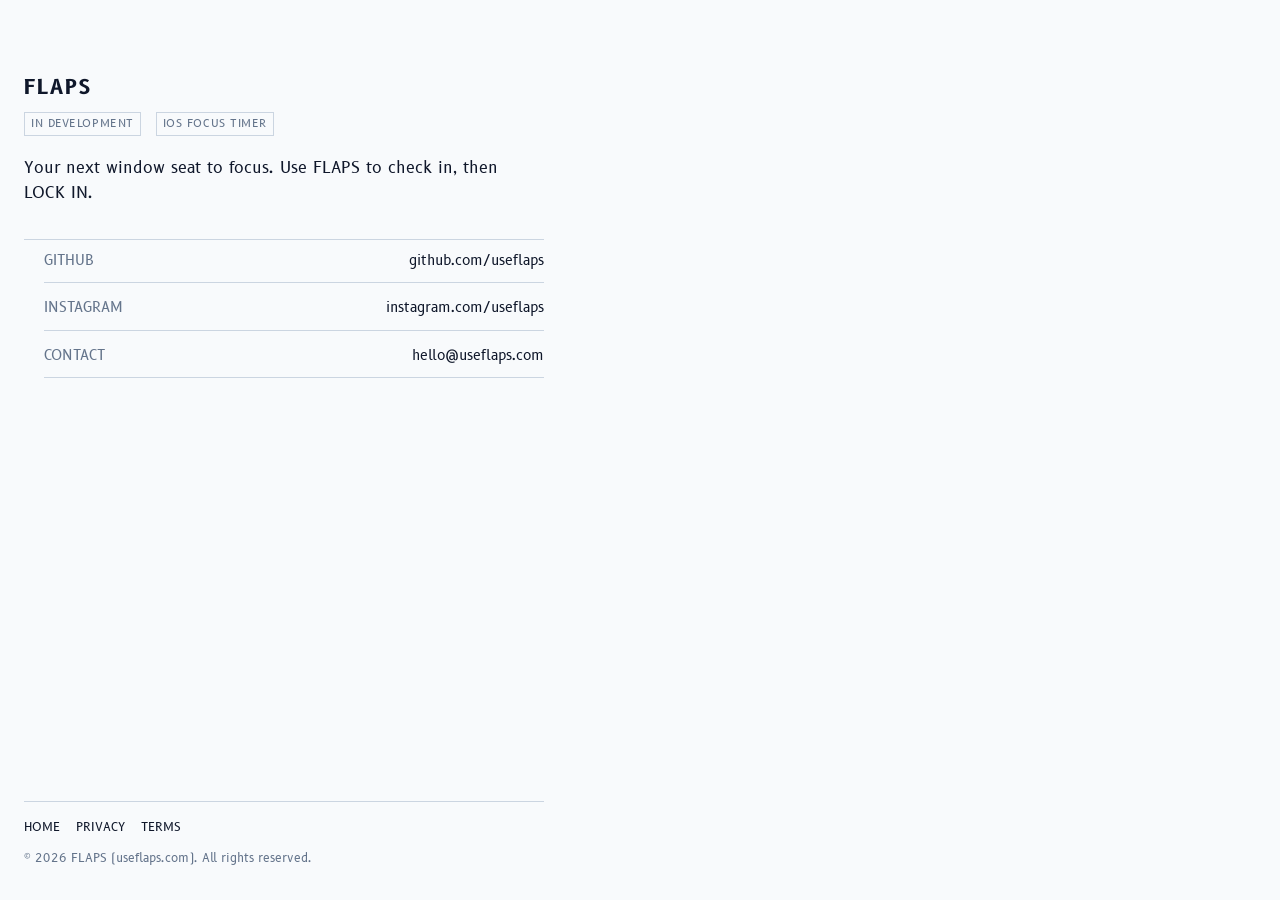
<file: index.html>
<!DOCTYPE html>
<html lang="en">
<head>
  <meta charset="UTF-8">
  <meta name="viewport" content="width=device-width, initial-scale=1.0">
  <title>FLAPS | Use Flaps Focus Timer</title>
  <meta name="description" content="FLAPS, also known as Use Flaps, is an iOS focus timer app. Check in, then LOCK IN.">
  <meta name="application-name" content="FLAPS">
  <meta name="robots" content="index, follow">
  <link rel="canonical" href="https://useflaps.com/">
  
  <meta property="og:type" content="website">
  <meta property="og:url" content="https://useflaps.com/">
  <meta property="og:title" content="FLAPS | Use Flaps Focus Timer">
  <meta property="og:description" content="Check in, then lock in with FLAPS, also known as Use Flaps, a focus timer app for iOS.">
  <meta property="og:site_name" content="FLAPS">
  
  <meta name="twitter:card" content="summary">
  <meta name="twitter:title" content="FLAPS | Use Flaps Focus Timer">
  <meta name="twitter:description" content="Check in, then lock in with FLAPS, also known as Use Flaps, a focus timer app for iOS.">
  
  <meta name="theme-color" content="#0a0f1d" media="(prefers-color-scheme: dark)">
  <meta name="theme-color" content="#f8fafc" media="(prefers-color-scheme: light)">

  <link rel="icon" href="favicon.svg" type="image/svg+xml">
  <link rel="stylesheet" href="style.css">

  <script type="application/ld+json">
  {
    "@context": "https://schema.org",
    "@graph": [
      {
        "@type": "WebSite",
        "@id": "https://useflaps.com/#website",
        "url": "https://useflaps.com/",
        "name": "FLAPS",
        "alternateName": "Use Flaps",
        "description": "FLAPS is an iOS focus timer app."
      },
      {
        "@type": "SoftwareApplication",
        "@id": "https://useflaps.com/#application",
        "name": "FLAPS",
        "alternateName": "Use Flaps",
        "url": "https://useflaps.com/",
        "applicationCategory": "ProductivityApplication",
        "operatingSystem": "iOS",
        "description": "An iOS focus timer app for checking in and locking in."
      }
    ]
  }
  </script>
</head>
<body class="home-page">

  <main>
    <header>
      <h1>FLAPS</h1>
      <div class="badge">In Development</div> &nbsp  <div class="badge">iOS Focus Timer</div>

      <p class="desc">Your next window seat to focus. Use FLAPS to check in, then LOCK IN.</p>
    </header>

    <ul class="links">
      <li>
        <span>GITHUB</span>
        <a href="https://github.com/useflaps" target="_blank" rel="noopener noreferrer">github.com/useflaps</a>
      </li>
      <li>
        <span>INSTAGRAM</span>
        <a href="https://instagram.com/useflaps" target="_blank" rel="noopener noreferrer">instagram.com/useflaps</a>
      </li>
      <li>
        <span>CONTACT</span>
        <a href="mailto:hello@useflaps.com">hello@useflaps.com</a>
      </li>
    </ul>
  </main>

  <footer>
    <nav aria-label="Site navigation">
      <a href="/">HOME</a>
      <a href="/privacy.html">PRIVACY</a>
      <a href="/terms.html">TERMS</a>
    </nav>
    &copy; 2026 FLAPS (useflaps.com). All rights reserved.
  </footer>

</body>
</html>
</file>
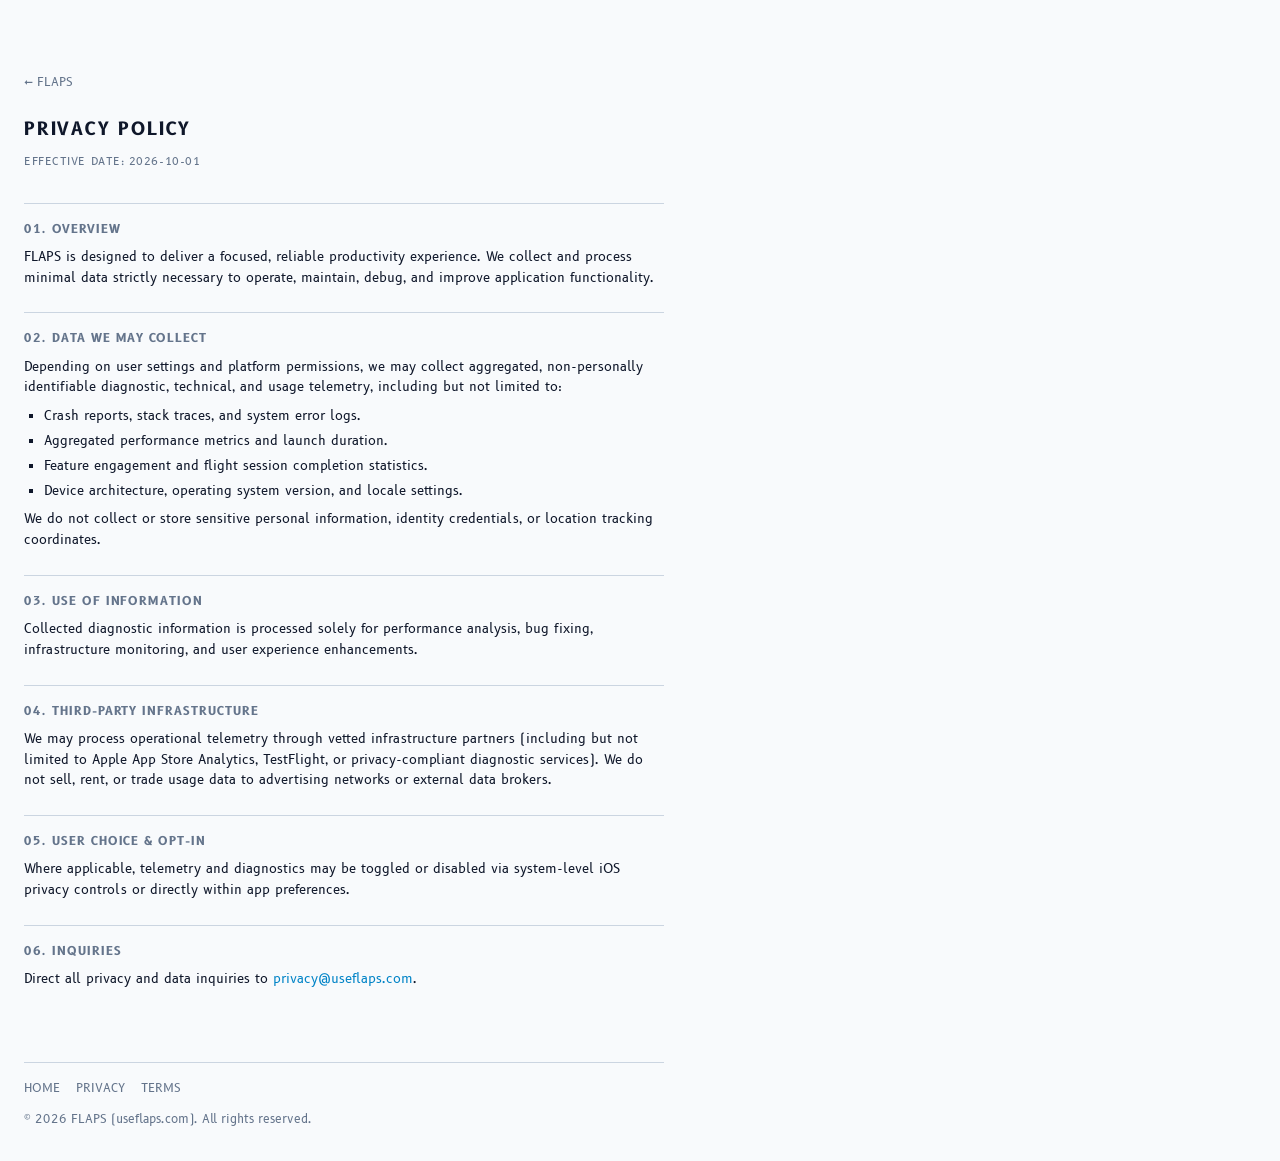
<file: privacy.html>
<!DOCTYPE html>
<html lang="en">
<head>
  <meta charset="UTF-8">
  <meta name="viewport" content="width=device-width, initial-scale=1.0">
  <title>Privacy Policy — FLAPS</title>
  <meta name="description" content="Privacy policy for FLAPS iOS application and website.">
  <meta name="robots" content="index, follow">
  <link rel="canonical" href="https://useflaps.com/privacy.html">

  <meta name="theme-color" content="#0a0f1d" media="(prefers-color-scheme: dark)">
  <meta name="theme-color" content="#f8fafc" media="(prefers-color-scheme: light)">

  <link rel="icon" href="favicon.svg" type="image/svg+xml">
  <link rel="stylesheet" href="style.css">
</head>
<body class="privacy-page">

  <main>
    <a href="/" class="nav-back">&larr; FLAPS</a>
    
    <h1>PRIVACY POLICY</h1>
    <div class="meta">EFFECTIVE DATE: 2026-10-01</div>

    <section>
      <h2>01. OVERVIEW</h2>
      <p>FLAPS is designed to deliver a focused, reliable productivity experience. We collect and process minimal data strictly necessary to operate, maintain, debug, and improve application functionality.</p>
    </section>

    <section>
      <h2>02. DATA WE MAY COLLECT</h2>
      <p>Depending on user settings and platform permissions, we may collect aggregated, non-personally identifiable diagnostic, technical, and usage telemetry, including but not limited to:</p>
      <ul>
        <li>Crash reports, stack traces, and system error logs.</li>
        <li>Aggregated performance metrics and launch duration.</li>
        <li>Feature engagement and flight session completion statistics.</li>
        <li>Device architecture, operating system version, and locale settings.</li>
      </ul>
      <p>We do not collect or store sensitive personal information, identity credentials, or location tracking coordinates.</p>
    </section>

    <section>
      <h2>03. USE OF INFORMATION</h2>
      <p>Collected diagnostic information is processed solely for performance analysis, bug fixing, infrastructure monitoring, and user experience enhancements.</p>
    </section>

    <section>
      <h2>04. THIRD-PARTY INFRASTRUCTURE</h2>
      <p>We may process operational telemetry through vetted infrastructure partners (including but not limited to Apple App Store Analytics, TestFlight, or privacy-compliant diagnostic services). We do not sell, rent, or trade usage data to advertising networks or external data brokers.</p>
    </section>

    <section>
      <h2>05. USER CHOICE & OPT-IN</h2>
      <p>Where applicable, telemetry and diagnostics may be toggled or disabled via system-level iOS privacy controls or directly within app preferences.</p>
    </section>

    <section>
    <h2>06. INQUIRIES</h2>
    <p>Direct all privacy and data inquiries to <a href="mailto:privacy@useflaps.com">privacy@useflaps.com</a>.</p>
    </section>
  </main>

  <footer>
    <nav aria-label="Site navigation">
      <a href="/">HOME</a>
      <a href="/privacy.html">PRIVACY</a>
      <a href="/terms.html">TERMS</a>
    </nav>
    &copy; 2026 FLAPS (useflaps.com). All rights reserved.
  </footer>

</body>
</html>
</file>
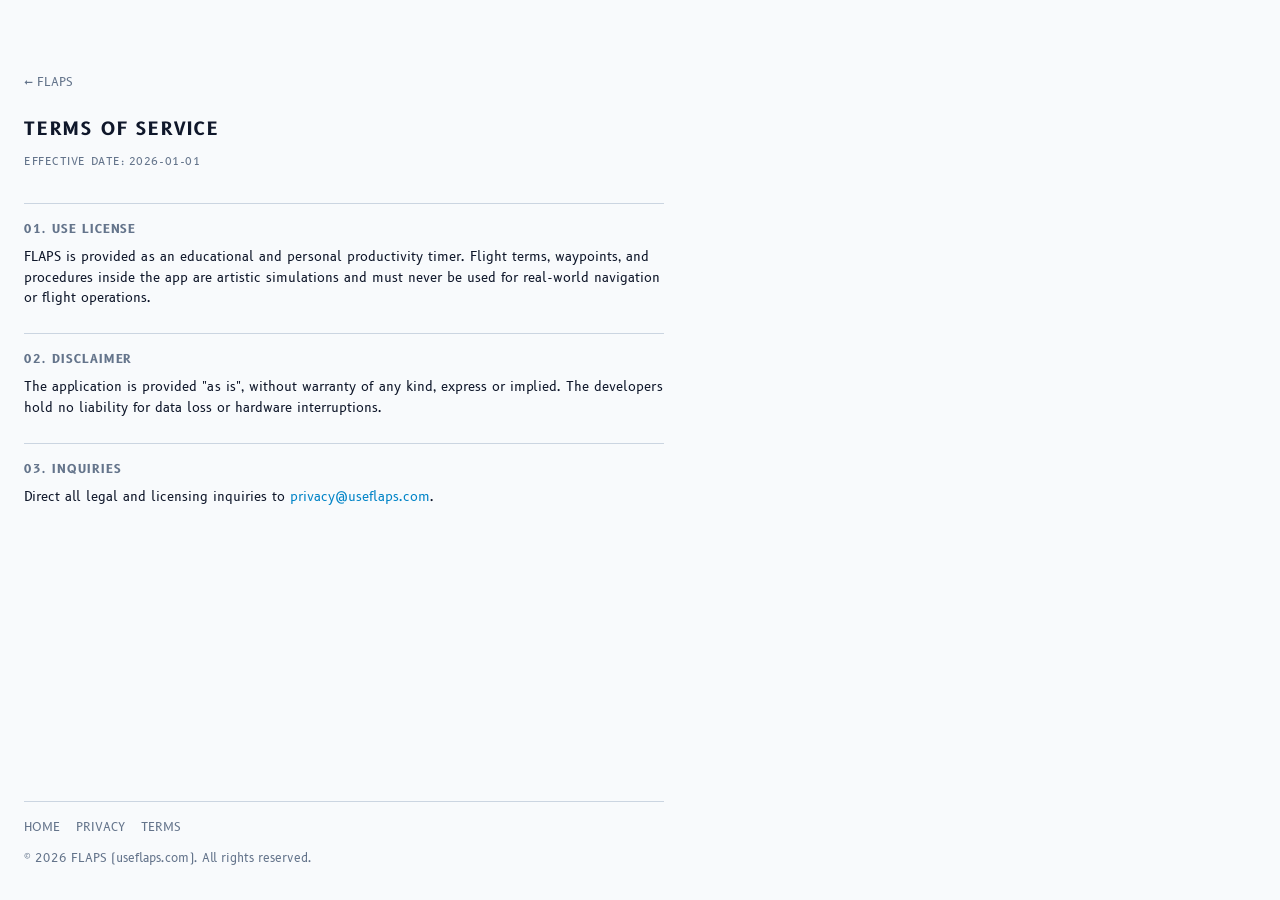
<file: terms.html>
<!DOCTYPE html>
<html lang="en">
<head>
  <meta charset="UTF-8">
  <meta name="viewport" content="width=device-width, initial-scale=1.0">
  <title>Terms of Service — FLAPS</title>
  <meta name="description" content="Terms of service for FLAPS iOS application and website.">
  <meta name="robots" content="index, follow">
  <link rel="canonical" href="https://useflaps.com/terms.html">

  <meta name="theme-color" content="#0a0f1d" media="(prefers-color-scheme: dark)">
  <meta name="theme-color" content="#f8fafc" media="(prefers-color-scheme: light)">

  <link rel="icon" href="favicon.svg" type="image/svg+xml">
  <link rel="stylesheet" href="style.css">
</head>
<body class="terms-page">

  <main>
    <a href="/" class="nav-back">&larr; FLAPS</a>
    
    <h1>TERMS OF SERVICE</h1>
    <div class="meta">EFFECTIVE DATE: 2026-01-01</div>

    <section>
      <h2>01. USE LICENSE</h2>
      <p>FLAPS is provided as an educational and personal productivity timer. Flight terms, waypoints, and procedures inside the app are artistic simulations and must never be used for real-world navigation or flight operations.</p>
    </section>

    <section>
      <h2>02. DISCLAIMER</h2>
      <p>The application is provided "as is", without warranty of any kind, express or implied. The developers hold no liability for data loss or hardware interruptions.</p>
    </section>

    <section>
      <h2>03. INQUIRIES</h2>
      <p>Direct all legal and licensing inquiries to <a href="mailto:privacy@useflaps.com">privacy@useflaps.com</a>.</p>
    </section>
  </main>

  <footer>
    <nav aria-label="Site navigation">
      <a href="/">HOME</a>
      <a href="/privacy.html">PRIVACY</a>
      <a href="/terms.html">TERMS</a>
    </nav>
    &copy; 2026 FLAPS (useflaps.com). All rights reserved.
  </footer>

</body>
</html>
</file>
<file: style.css>
@import url("https://fonts.googleapis.com/css2?family=B612:wght@400;700&display=swap");

:root {
  --bg: #0a0f1d;
  --text: #e2e8f0;
  --muted: #64748b;
  --border: #1e293b;
  --accent: #38bdf8;
}

@media (prefers-color-scheme: light) {
  :root {
    --bg: #f8fafc;
    --text: #0f172a;
    --muted: #64748b;
    --border: #cbd5e1;
    --accent: #0284c7;
  }
}

* {
  box-sizing: border-box;
  margin: 0;
  padding: 0;
}

body {
  background-color: var(--bg);
  color: var(--text);
  font-family: "B612", sans-serif;
  font-size: 13px;
  line-height: 1.6;
  min-height: 100vh;
  display: flex;
  flex-direction: column;
  justify-content: space-between;
  padding: 32px 24px;
}

.home-page,
.error-page {
  font-size: 14px;
}

main {
  max-width: 640px;
  margin-top: 40px;
  flex: 1;
}

.home-page main,
.error-page main {
  max-width: 520px;
}

header {
  margin-bottom: 24px;
}

h1 {
  font-size: 18px;
  font-weight: 700;
  letter-spacing: 0.1em;
  margin-bottom: 8px;
}

.home-page h1,
.error-page h1 {
  font-size: 20px;
}

.badge {
  display: inline-block;
  font-size: 11px;
  color: var(--muted);
  letter-spacing: 0.05em;
  text-transform: uppercase;
  border: 1px solid var(--border);
  padding: 2px 6px;
  margin-bottom: 20px;
}

p.desc {
  color: var(--text);
  margin-bottom: 32px;
  font-size: 13px;
}

.home-page p.desc {
  font-size: 16px;
}

.section-title {
  font-size: 11px;
  text-transform: uppercase;
  letter-spacing: 0.08em;
  color: var(--muted);
  margin-bottom: 12px;
}

ul.links {
  list-style: none;
  border-top: 1px solid var(--border);
}

ul.links li {
  display: flex;
  justify-content: space-between;
  padding: 10px 0;
  border-bottom: 1px solid var(--border);
}

ul.links span {
  color: var(--muted);
}

a {
  color: var(--accent);
  text-decoration: none;
}

a:hover {
  text-decoration: underline;
}

.home-page a {
  color: var(--text);
}

.home-page a:hover {
  color: var(--accent);
}

a.back {
  display: inline-block;
  color: var(--text);
  text-decoration: none;
  border: 1px solid var(--border);
  padding: 8px 12px;
  font-size: 12px;
}

a.back:hover {
  color: var(--accent);
  border-color: var(--accent);
}

.meta {
  font-size: 11px;
  color: var(--muted);
  margin-bottom: 32px;
  text-transform: uppercase;
  letter-spacing: 0.05em;
}

section {
  margin-bottom: 24px;
  border-top: 1px solid var(--border);
  padding-top: 16px;
}

h2 {
  font-size: 12px;
  text-transform: uppercase;
  letter-spacing: 0.08em;
  color: var(--muted);
  margin-bottom: 8px;
}

p {
  color: var(--text);
  margin-bottom: 8px;
}

ul {
  list-style: square;
  padding-left: 20px;
  margin-bottom: 8px;
  color: var(--text);
}

li {
  margin-bottom: 4px;
}

.nav-back {
  display: inline-block;
  margin-bottom: 24px;
  font-size: 12px;
  color: var(--muted);
  text-decoration: none;
}

.nav-back:hover {
  color: var(--text);
}

footer {
  max-width: 640px;
  font-size: 12px;
  color: var(--muted);
  margin-top: 48px;
  border-top: 1px solid var(--border);
  padding-top: 16px;
}

.home-page footer,
.error-page footer {
  max-width: 520px;
}

footer nav {
  display: flex;
  gap: 16px;
  margin-bottom: 12px;
}

footer nav a {
  color: var(--muted);
  text-decoration: none;
}

footer nav a:hover {
  color: var(--text);
  text-decoration: underline;
}
</file>
